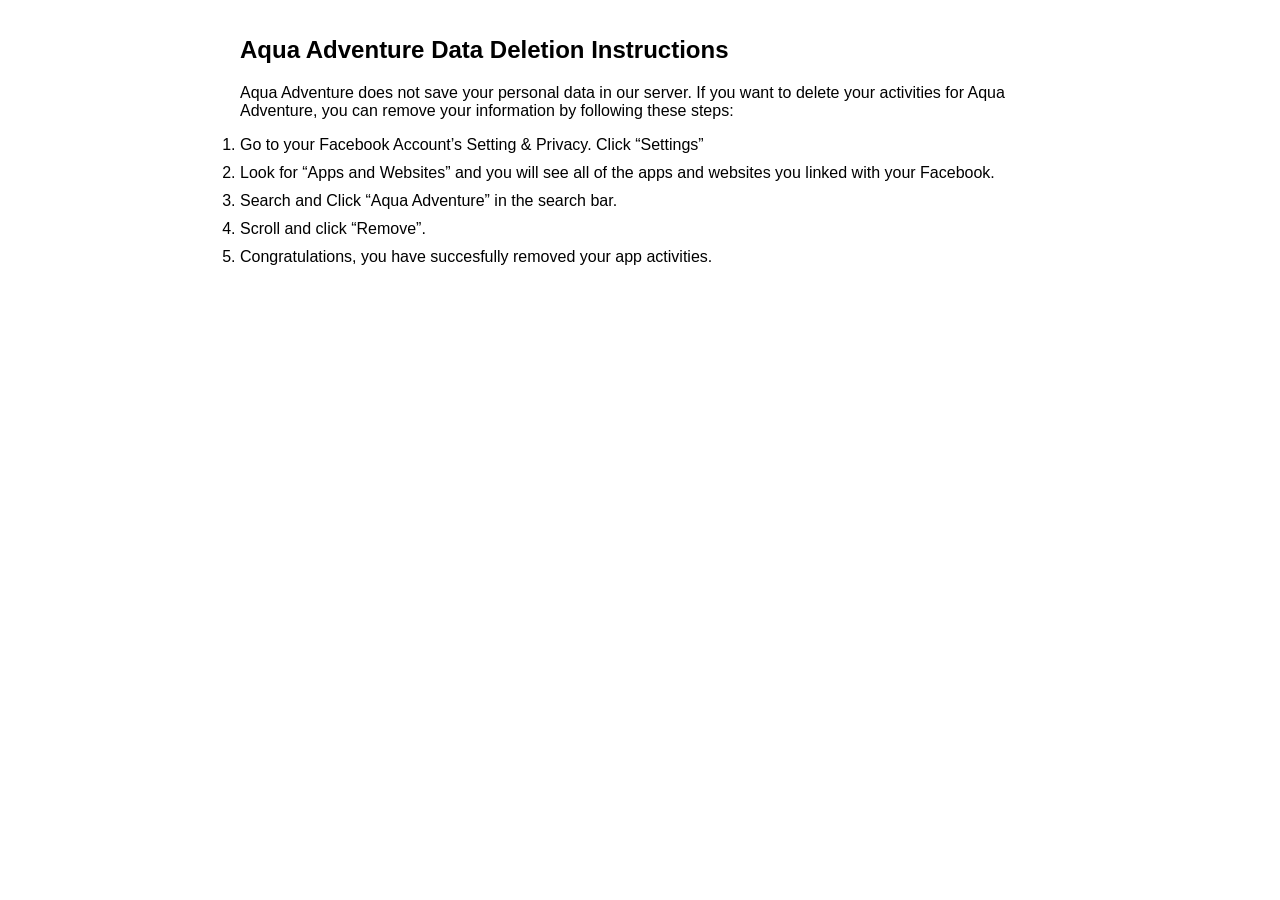
<file: MetaDataDeleteUrl.html>
<html>
  <head>
    <title>Aqua Adventure Data Deletion Instructions</title>
    <style>
      body {
        font-family: sans-serif;
        margin: 0;
        padding: 0;
      }

      .container {
        max-width: 800px;
        margin: 0 auto;
        padding: 20px;
      }

      h1 {
        font-size: 24px;
        font-weight: bold;
        margin-bottom: 20px;
      }

      ol {
        list-style-type: decimal;
        margin: 0;
        padding: 0;
      }

      li {
        margin-bottom: 10px;
      }
    </style>
  </head>
  <body>
    <div class="container">
      <h1>Aqua Adventure Data Deletion Instructions</h1>
      <p>Aqua Adventure does not save your personal data in our server. If you want to delete your activities for Aqua Adventure, you can remove your information by following these steps:</p>
      <ol>
        <li>Go to your Facebook Account’s Setting & Privacy. Click “Settings”</li>
        <li>Look for “Apps and Websites” and you will see all of the apps and websites you linked with your Facebook.</li>
        <li>Search and Click “Aqua Adventure” in the search bar.</li>
        <li>Scroll and click “Remove”.</li>
        <li>Congratulations, you have succesfully removed your app activities.</li>
      </ol>
    </div>
  </body>
</html>
</file>
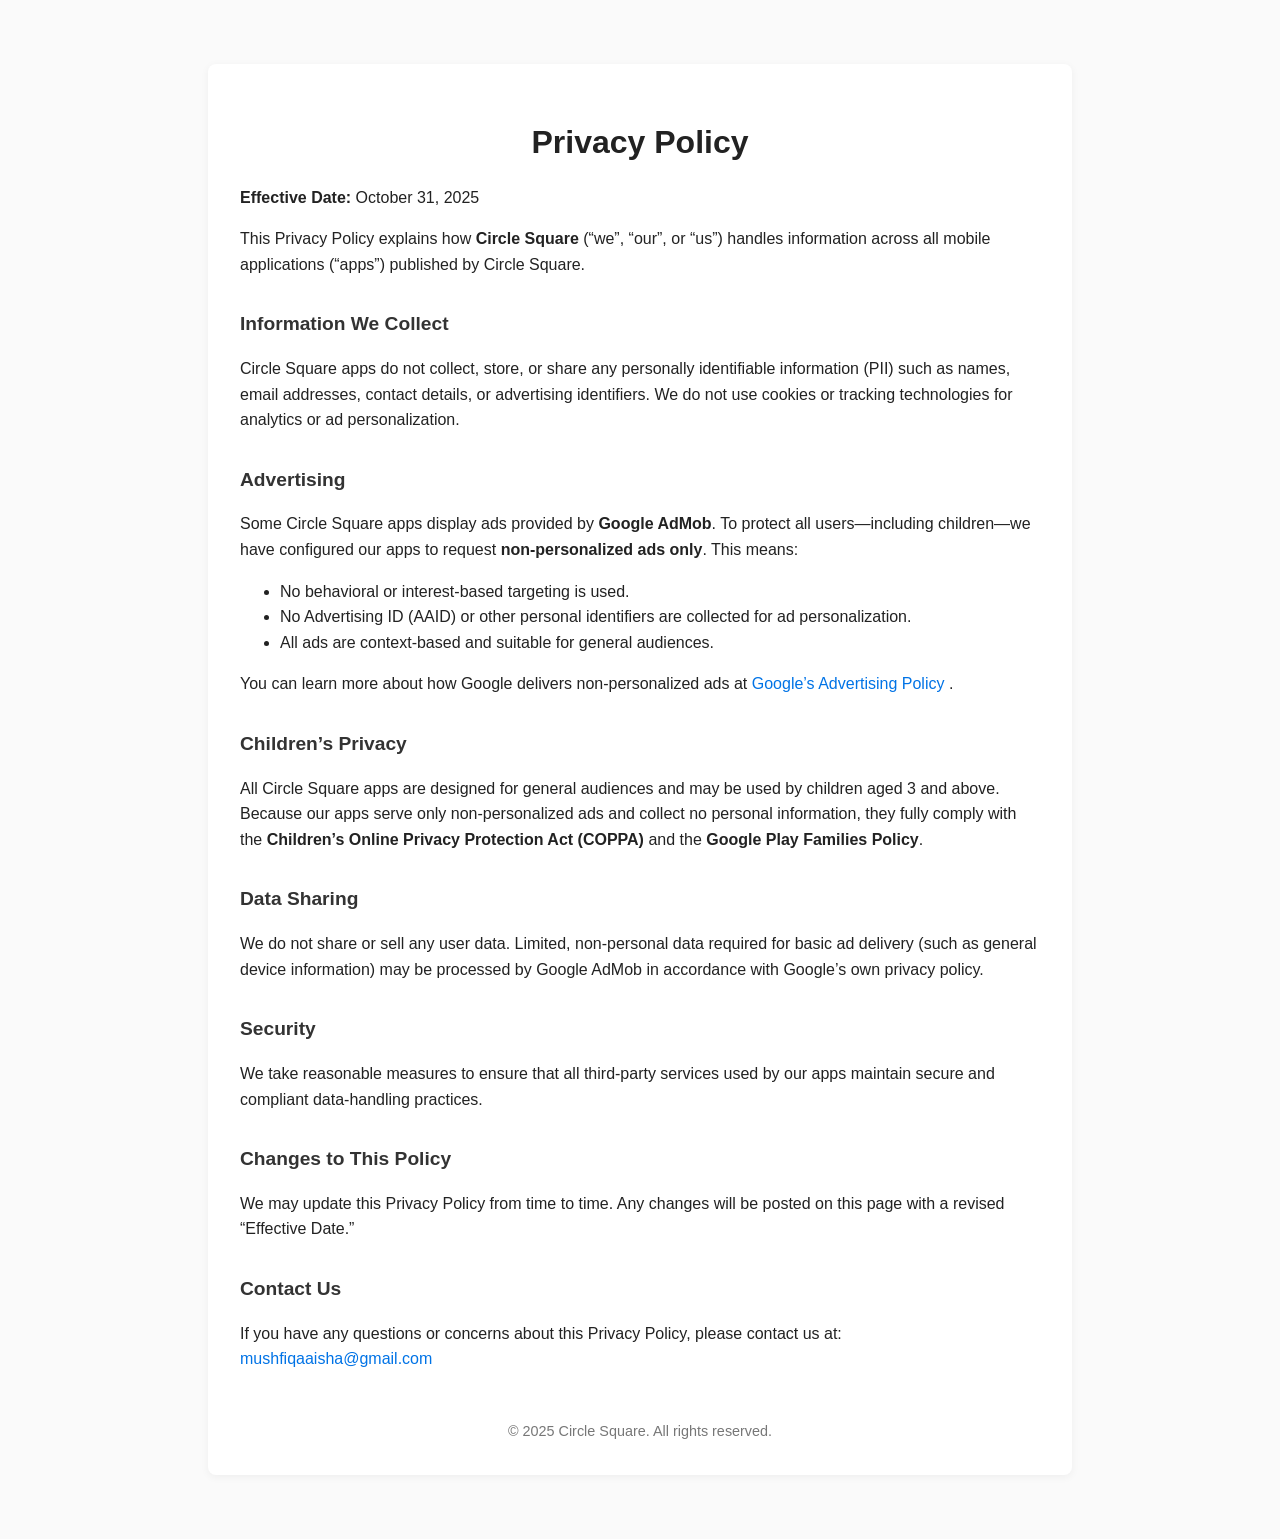
<file: privacy-policy.html>
<!DOCTYPE html>
<html lang="en">
<head>
  <meta charset="UTF-8" />
  <meta name="viewport" content="width=device-width, initial-scale=1.0" />
  <title>Privacy Policy | Circle Square</title>
  <style>
    body {
      font-family: -apple-system, BlinkMacSystemFont, "Segoe UI", Roboto, Helvetica, Arial, sans-serif;
      color: #222;
      background-color: #fafafa;
      line-height: 1.6;
      margin: 0;
      padding: 0;
    }
    main {
      max-width: 800px;
      margin: 4rem auto;
      padding: 2rem;
      background: #fff;
      border-radius: 8px;
      box-shadow: 0 2px 8px rgba(0,0,0,0.05);
    }
    h1 {
      text-align: center;
      font-weight: 600;
      margin-bottom: 1rem;
    }
    h2 {
      font-size: 1.2rem;
      margin-top: 2rem;
      color: #333;
    }
    p {
      margin: 0.5rem 0 1rem;
    }
    a {
      color: #0073e6;
      text-decoration: none;
    }
    a:hover {
      text-decoration: underline;
    }
    footer {
      text-align: center;
      margin-top: 3rem;
      font-size: 0.9rem;
      color: #777;
    }
  </style>
</head>
<body>
  <main>
    <h1>Privacy Policy</h1>
    <p><strong>Effective Date:</strong> October 31, 2025</p>

    <p>
      This Privacy Policy explains how <strong>Circle Square</strong> (“we”, “our”, or “us”) handles information across all mobile applications (“apps”) published by Circle Square.
    </p>

    <h2>Information We Collect</h2>
    <p>
      Circle Square apps do not collect, store, or share any personally identifiable information (PII) such as names, email addresses, contact details, or advertising identifiers. 
      We do not use cookies or tracking technologies for analytics or ad personalization.
    </p>

    <h2>Advertising</h2>
    <p>
      Some Circle Square apps display ads provided by <strong>Google AdMob</strong>. 
      To protect all users—including children—we have configured our apps to request <strong>non-personalized ads only</strong>.
      This means:
    </p>
    <ul>
      <li>No behavioral or interest-based targeting is used.</li>
      <li>No Advertising ID (AAID) or other personal identifiers are collected for ad personalization.</li>
      <li>All ads are context-based and suitable for general audiences.</li>
    </ul>
    <p>
      You can learn more about how Google delivers non-personalized ads at
      <a href="https://policies.google.com/technologies/ads" target="_blank" rel="noopener noreferrer">
        Google’s Advertising Policy
      </a>.
    </p>

    <h2>Children’s Privacy</h2>
    <p>
      All Circle Square apps are designed for general audiences and may be used by children aged 3 and above. 
      Because our apps serve only non-personalized ads and collect no personal information, they fully comply with the 
      <strong>Children’s Online Privacy Protection Act (COPPA)</strong> and the 
      <strong>Google Play Families Policy</strong>.
    </p>

    <h2>Data Sharing</h2>
    <p>
      We do not share or sell any user data. 
      Limited, non-personal data required for basic ad delivery (such as general device information) may be processed by Google AdMob in accordance with Google’s own privacy policy.
    </p>

    <h2>Security</h2>
    <p>
      We take reasonable measures to ensure that all third-party services used by our apps maintain secure and compliant data-handling practices.
    </p>

    <h2>Changes to This Policy</h2>
    <p>
      We may update this Privacy Policy from time to time. Any changes will be posted on this page with a revised “Effective Date.”
    </p>

    <h2>Contact Us</h2>
    <p>
      If you have any questions or concerns about this Privacy Policy, please contact us at:<br />
      <a href="mailto:mushfiqaaisha@gmail.com">mushfiqaaisha@gmail.com</a>
    </p>

    <footer>
      &copy; 2025 Circle Square. All rights reserved.
    </footer>
  </main>
</body>
</html>
</file>
